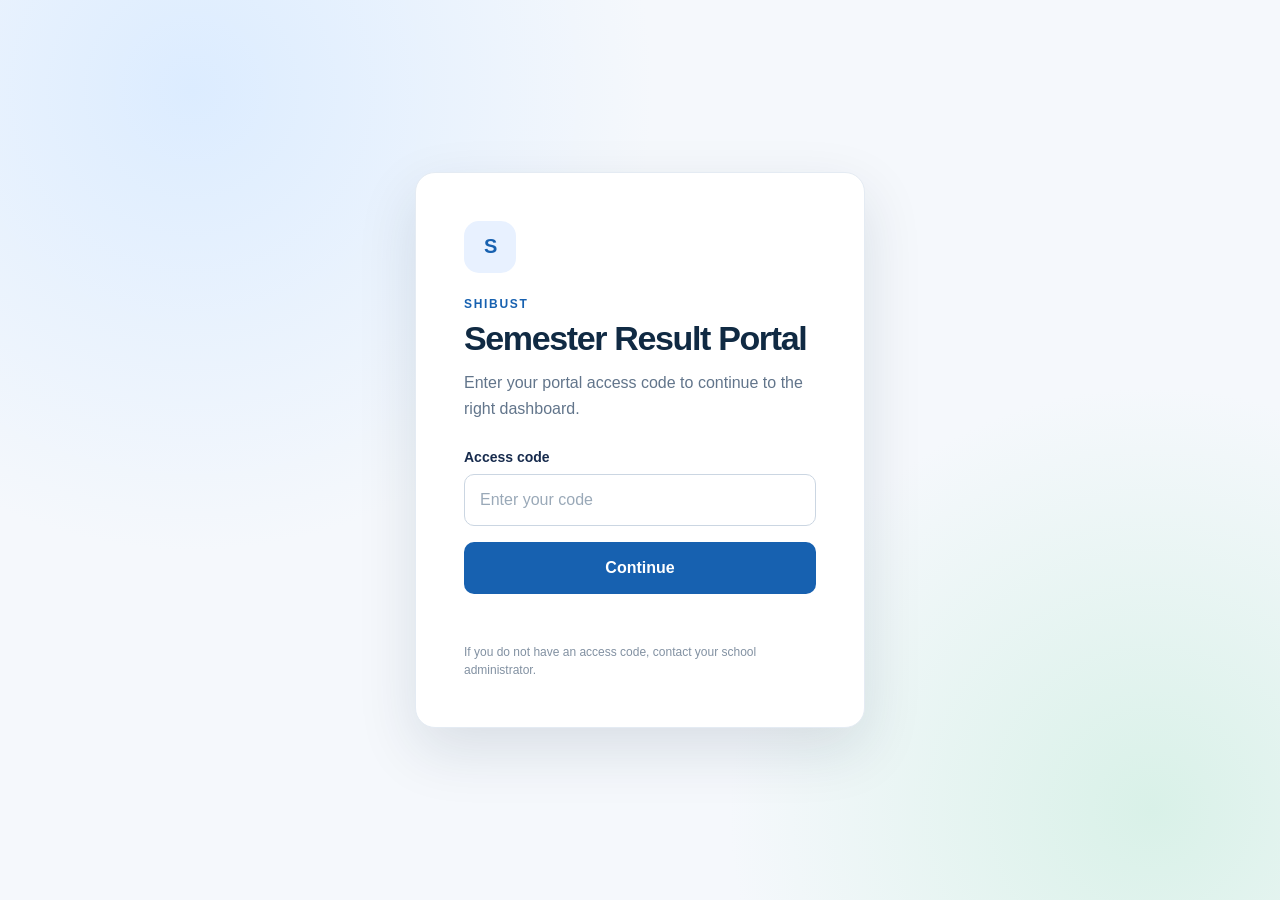
<file: index.html>
<!DOCTYPE html>
<html lang="en">
<head>
	<meta charset="UTF-8">
	<meta name="viewport" content="width=device-width, initial-scale=1.0">
	<meta name="theme-color" content="#102a43">
    <link rel="icon" href="image/logo.png">
	<title>SHIBUST | Result Portal</title>
	<style>
		:root {
			color-scheme: light;
			font-family: Inter, "Segoe UI", Arial, sans-serif;
			color: #172b4d;
			background: #f2f6fb;
		}
		* { box-sizing: border-box; }
		body {
			min-height: 100vh;
			margin: 0;
			display: grid;
			place-items: center;
			padding: 24px;
			background: radial-gradient(circle at 15% 10%, #dcecff 0, transparent 34%),
									radial-gradient(circle at 90% 90%, #d9f1e8 0, transparent 30%), #f5f8fc;
		}
		.portal {
			width: min(100%, 450px);
			padding: clamp(28px, 7vw, 48px);
			background: #fff;
			border: 1px solid #e4ebf3;
			border-radius: 20px;
			box-shadow: 0 22px 60px rgba(16, 42, 67, .12);
		}
		.mark {
			width: 52px;
			height: 52px;
			display: grid;
			place-items: center;
			margin-bottom: 24px;
			border-radius: 15px;
			background: #e8f1ff;
			color: #1761b0;
			font-size: 20px;
			font-weight: 800;
			letter-spacing: -.06em;
		}
		.eyebrow { margin: 0 0 8px; color: #1761b0; font-size: 12px; font-weight: 800; letter-spacing: .14em; }
		h1 { margin: 0; color: #102a43; font-size: clamp(27px, 6vw, 34px); letter-spacing: -.04em; }
		.intro { margin: 12px 0 28px; color: #62758b; line-height: 1.6; }
		label { display: block; margin-bottom: 9px; font-size: 14px; font-weight: 700; }
		input {
			width: 100%;
			min-height: 52px;
			padding: 0 15px;
			border: 1px solid #cbd6e2;
			border-radius: 10px;
			color: #172b4d;
			font: inherit;
			outline: none;
			transition: border-color .2s, box-shadow .2s;
		}
		input:focus { border-color: #2878c7; box-shadow: 0 0 0 3px rgba(40, 120, 199, .15); }
		input::placeholder { color: #9aa9b8; }
		button {
			width: 100%;
			min-height: 52px;
			margin-top: 16px;
			border: 0;
			border-radius: 10px;
			background: #1761b0;
			color: #fff;
			font: inherit;
			font-weight: 700;
			cursor: pointer;
			transition: background .2s, transform .2s;
		}
		button:hover { background: #104d91; }
		button:active { transform: translateY(1px); }
		.message { min-height: 22px; margin: 12px 0 0; color: #b42318; font-size: 14px; }
		.hint { margin: 15px 0 0; color: #8291a2; font-size: 12px; line-height: 1.5; }
		@media (prefers-reduced-motion: reduce) { *, *::before, *::after { transition: none !important; } }
	</style>
</head>
<body>
	<main class="portal">
		<div class="mark" aria-hidden="true">S</div>
		<p class="eyebrow">SHIBUST</p>
		<h1>Semester Result Portal</h1>
		<p class="intro">Enter your portal access code to continue to the right dashboard.</p>

		<form id="access-form">
			<label for="access-code">Access code</label>
			<input id="access-code" name="access-code" type="password" autocomplete="off" placeholder="Enter your code" required aria-describedby="access-message">
			<button type="submit">Continue</button>
			<p class="message" id="access-message" role="alert" aria-live="polite"></p>
		</form>
		<p class="hint">If you do not have an access code, contact your school administrator.</p>
	</main>

	<script>
		// Demo-only codes. Replace these with server-side authentication before deployment.
		const ACCESS_CODES = {
			'PRIVATE': 'admin.html',
			'STUDENT': 'student.html'
		};

		document.getElementById('access-form').addEventListener('submit', (event) => {
			event.preventDefault();
			const code = document.getElementById('access-code').value.trim().toUpperCase();
			const destination = ACCESS_CODES[code];
			const message = document.getElementById('access-message');

			if (!destination) {
				message.textContent = 'That access code is not recognized. Please check it and try again.';
				return;
			}

			window.location.href = destination;
		});
	</script>
</body>
</html>
</file>
